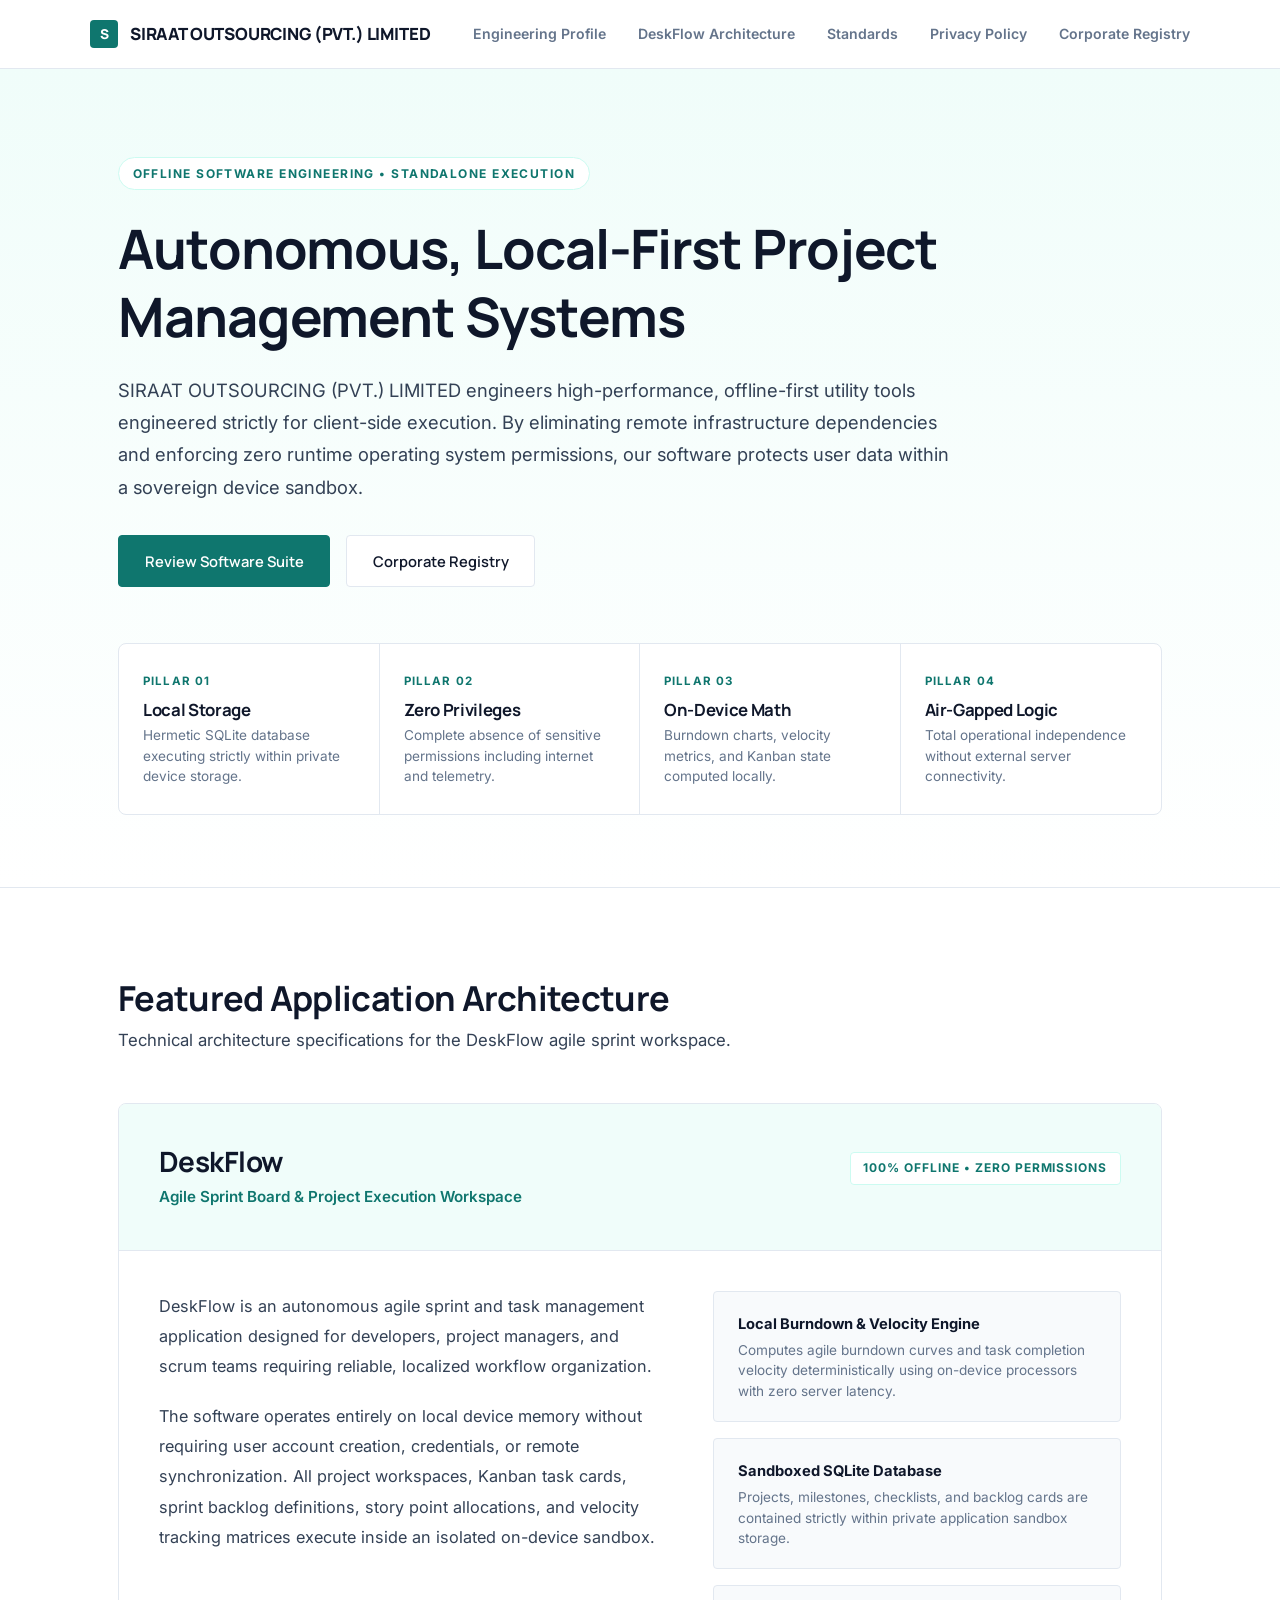
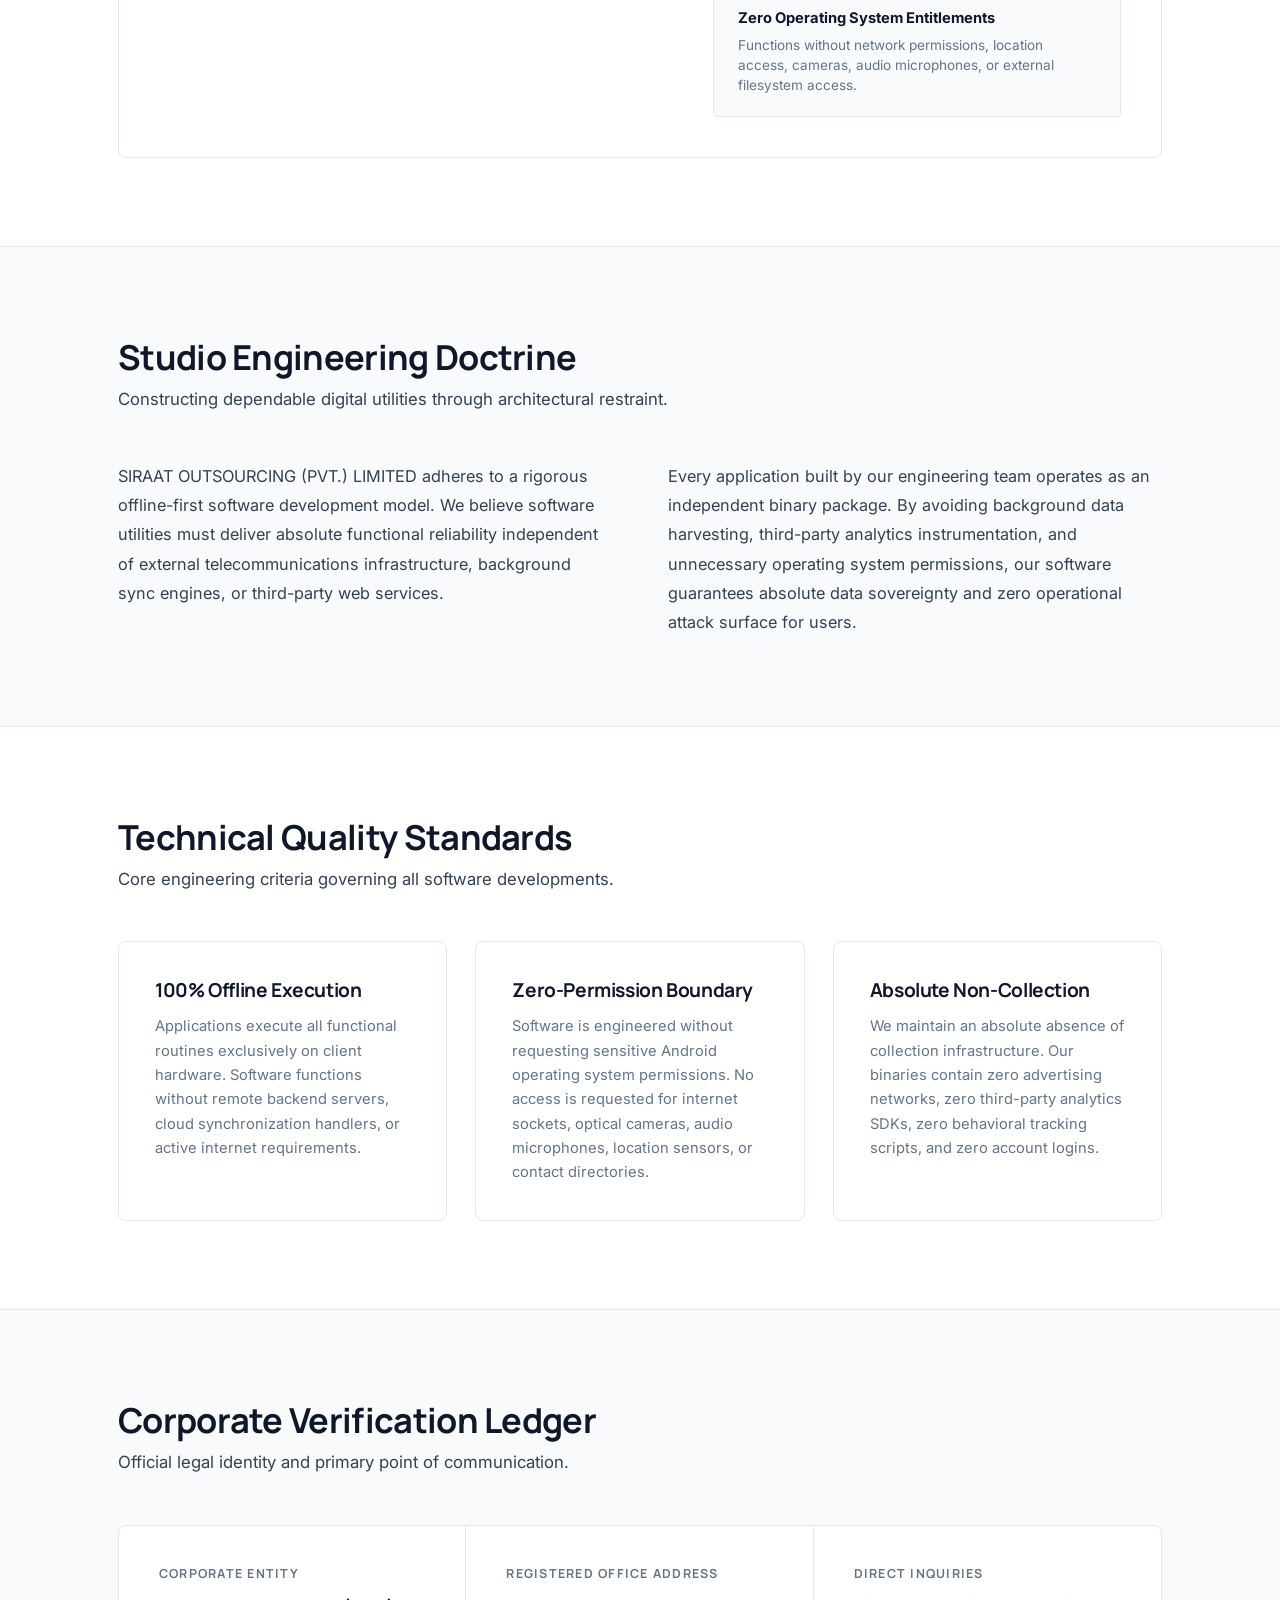
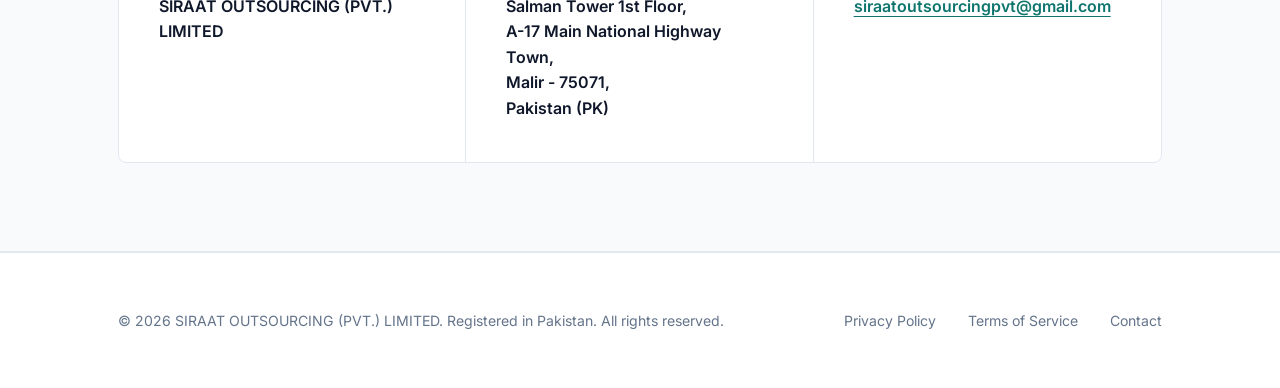
<file: index.html>
<!DOCTYPE html>
<html lang="en">
<head>
    <meta charset="UTF-8">
    <meta name="google-site-verification" content="uYmH3xVwwkRhX7aVqxv00BTGdMQD1u6Wgp6udvo2eKg" />
    <meta name="viewport" content="width=device-width, initial-scale=1.0">
   <meta name="google-site-verification" content="vytzRYVHMrY1XzAKd9yhoc3DiYc6KejZfUXxvN0Hb58" />
    <title>SIRAAT OUTSOURCING (PVT.) LIMITED — Autonomous Utility Software Engineering</title>
    <meta name="description" content="Official website of SIRAAT OUTSOURCING (PVT.) LIMITED. Engineering standalone, offline-first, zero-permission agile utilities including DeskFlow.">
    <link rel="stylesheet" href="styles.css">
    <link rel="preconnect" href="https://fonts.googleapis.com">
    <link rel="preconnect" href="https://fonts.gstatic.com" crossorigin>
    <link href="https://fonts.googleapis.com/css2?family=Inter:wght@400;500;600;700&family=Manrope:wght@500;600;700;800&display=swap" rel="stylesheet">
</head>
<body>

    <!-- Portal Navigation Header -->
    <header class="portal-header">
        <div class="wrapper header-flex">
            <div class="corporate-brand">
                <span class="brand-symbol">S</span>
                <a href="index.html" class="brand-text">SIRAAT OUTSOURCING (PVT.) LIMITED</a>
            </div>
            <nav class="nav-links">
                <a href="#about">Engineering Profile</a>
                <a href="#deskflow">DeskFlow Architecture</a>
                <a href="#standards">Standards</a>
                <a href="privacy.html">Privacy Policy</a>
                <a href="#ledger">Corporate Registry</a>
            </nav>
        </div>
    </header>

    <!-- Hero Section -->
    <section class="hero-dossier">
        <div class="wrapper">
            <div class="hero-main">
                <span class="status-ribbon">Offline Software Engineering &bull; Standalone Execution</span>
                <h1 class="hero-headline">Autonomous, Local-First Project Management Systems</h1>
                <p class="hero-subhead">
                    SIRAAT OUTSOURCING (PVT.) LIMITED engineers high-performance, offline-first utility tools engineered strictly for client-side execution. By eliminating remote infrastructure dependencies and enforcing zero runtime operating system permissions, our software protects user data within a sovereign device sandbox.
                </p>
                <div class="hero-btns">
                    <a href="#deskflow" class="btn-teal">Review Software Suite</a>
                    <a href="#ledger" class="btn-ghost">Corporate Registry</a>
                </div>
            </div>

            <!-- Architecture Spec Ribbon -->
            <div class="spec-ribbon">
                <div class="ribbon-cell">
                    <span class="cell-index">Pillar 01</span>
                    <h4>Local Storage</h4>
                    <p>Hermetic SQLite database executing strictly within private device storage.</p>
                </div>
                <div class="ribbon-cell">
                    <span class="cell-index">Pillar 02</span>
                    <h4>Zero Privileges</h4>
                    <p>Complete absence of sensitive permissions including internet and telemetry.</p>
                </div>
                <div class="ribbon-cell">
                    <span class="cell-index">Pillar 03</span>
                    <h4>On-Device Math</h4>
                    <p>Burndown charts, velocity metrics, and Kanban state computed locally.</p>
                </div>
                <div class="ribbon-cell">
                    <span class="cell-index">Pillar 04</span>
                    <h4>Air-Gapped Logic</h4>
                    <p>Total operational independence without external server connectivity.</p>
                </div>
            </div>
        </div>
    </section>

    <!-- DeskFlow Product Architecture Dossier -->
    <section id="deskflow" class="block-section">
        <div class="wrapper">
            <div class="block-header">
                <h2>Featured Application Architecture</h2>
                <p>Technical architecture specifications for the DeskFlow agile sprint workspace.</p>
            </div>

            <div class="dossier-panel">
                <div class="dossier-top">
                    <div class="dossier-title-area">
                        <h3>DeskFlow</h3>
                        <span class="dossier-tagline">Agile Sprint Board &amp; Project Execution Workspace</span>
                    </div>
                    <span class="dossier-badge">100% Offline &bull; Zero Permissions</span>
                </div>
                <div class="dossier-body">
                    <div class="dossier-narrative">
                        <p>
                            DeskFlow is an autonomous agile sprint and task management application designed for developers, project managers, and scrum teams requiring reliable, localized workflow organization.
                        </p>
                        <p>
                            The software operates entirely on local device memory without requiring user account creation, credentials, or remote synchronization. All project workspaces, Kanban task cards, sprint backlog definitions, story point allocations, and velocity tracking matrices execute inside an isolated on-device sandbox.
                        </p>
                    </div>

                    <div class="specs-stack">
                        <div class="stack-row">
                            <h5>Local Burndown &amp; Velocity Engine</h5>
                            <p>Computes agile burndown curves and task completion velocity deterministically using on-device processors with zero server latency.</p>
                        </div>
                        <div class="stack-row">
                            <h5>Sandboxed SQLite Database</h5>
                            <p>Projects, milestones, checklists, and backlog cards are contained strictly within private application sandbox storage.</p>
                        </div>
                        <div class="stack-row">
                            <h5>Zero Operating System Entitlements</h5>
                            <p>Functions without network permissions, location access, cameras, audio microphones, or external filesystem access.</p>
                        </div>
                    </div>
                </div>
            </div>
        </div>
    </section>

    <!-- Engineering Profile / About -->
    <section id="about" class="block-section block-section-alt">
        <div class="wrapper">
            <div class="block-header">
                <h2>Studio Engineering Doctrine</h2>
                <p>Constructing dependable digital utilities through architectural restraint.</p>
            </div>
            <div class="philosophy-grid">
                <div>
                    <p>
                        SIRAAT OUTSOURCING (PVT.) LIMITED adheres to a rigorous offline-first software development model. We believe software utilities must deliver absolute functional reliability independent of external telecommunications infrastructure, background sync engines, or third-party web services.
                    </p>
                </div>
                <div>
                    <p>
                        Every application built by our engineering team operates as an independent binary package. By avoiding background data harvesting, third-party analytics instrumentation, and unnecessary operating system permissions, our software guarantees absolute data sovereignty and zero operational attack surface for users.
                    </p>
                </div>
            </div>
        </div>
    </section>

    <!-- Standards Tri-Grid -->
    <section id="standards" class="block-section">
        <div class="wrapper">
            <div class="block-header">
                <h2>Technical Quality Standards</h2>
                <p>Core engineering criteria governing all software developments.</p>
            </div>
            <div class="standards-grid">
                <div class="standard-card">
                    <h3>100% Offline Execution</h3>
                    <p>Applications execute all functional routines exclusively on client hardware. Software functions without remote backend servers, cloud synchronization handlers, or active internet requirements.</p>
                </div>
                <div class="standard-card">
                    <h3>Zero-Permission Boundary</h3>
                    <p>Software is engineered without requesting sensitive Android operating system permissions. No access is requested for internet sockets, optical cameras, audio microphones, location sensors, or contact directories.</p>
                </div>
                <div class="standard-card">
                    <h3>Absolute Non-Collection</h3>
                    <p>We maintain an absolute absence of collection infrastructure. Our binaries contain zero advertising networks, zero third-party analytics SDKs, zero behavioral tracking scripts, and zero account logins.</p>
                </div>
            </div>
        </div>
    </section>

    <!-- Institutional Ledger (Registry / Contact) -->
    <section id="ledger" class="block-section block-section-alt">
        <div class="wrapper">
            <div class="block-header">
                <h2>Corporate Verification Ledger</h2>
                <p>Official legal identity and primary point of communication.</p>
            </div>
            <div class="ledger-container">
                <div class="ledger-row">
                    <div class="ledger-item">
                        <h4>Corporate Entity</h4>
                        <p>SIRAAT OUTSOURCING (PVT.) LIMITED</p>
                    </div>
                    <div class="ledger-item">
                        <h4>Registered Office Address</h4>
                        <address>
                            Salman Tower 1st Floor,<br>
                            A-17 Main National Highway Town,<br>
                            Malir - 75071,<br>
                            Pakistan (PK)
                        </address>
                    </div>
                    <div class="ledger-item">
                        <h4>Direct Inquiries</h4>
                        <p><a href="mailto:siraatoutsourcingpvt@gmail.com">siraatoutsourcingpvt@gmail.com</a></p>
                    </div>
                </div>
            </div>
        </div>
    </section>

    <!-- Terminal Footer -->
    <footer class="terminal-footer">
        <div class="wrapper footer-content">
            <div class="footer-copy">
                <p>&copy; 2026 SIRAAT OUTSOURCING (PVT.) LIMITED. Registered in Pakistan. All rights reserved.</p>
            </div>
            <nav class="footer-nav">
                <a href="privacy.html">Privacy Policy</a>
                <a href="terms.html">Terms of Service</a>
                <a href="#ledger">Contact</a>
            </nav>
        </div>
    </footer>

</body>
</html>
</file>
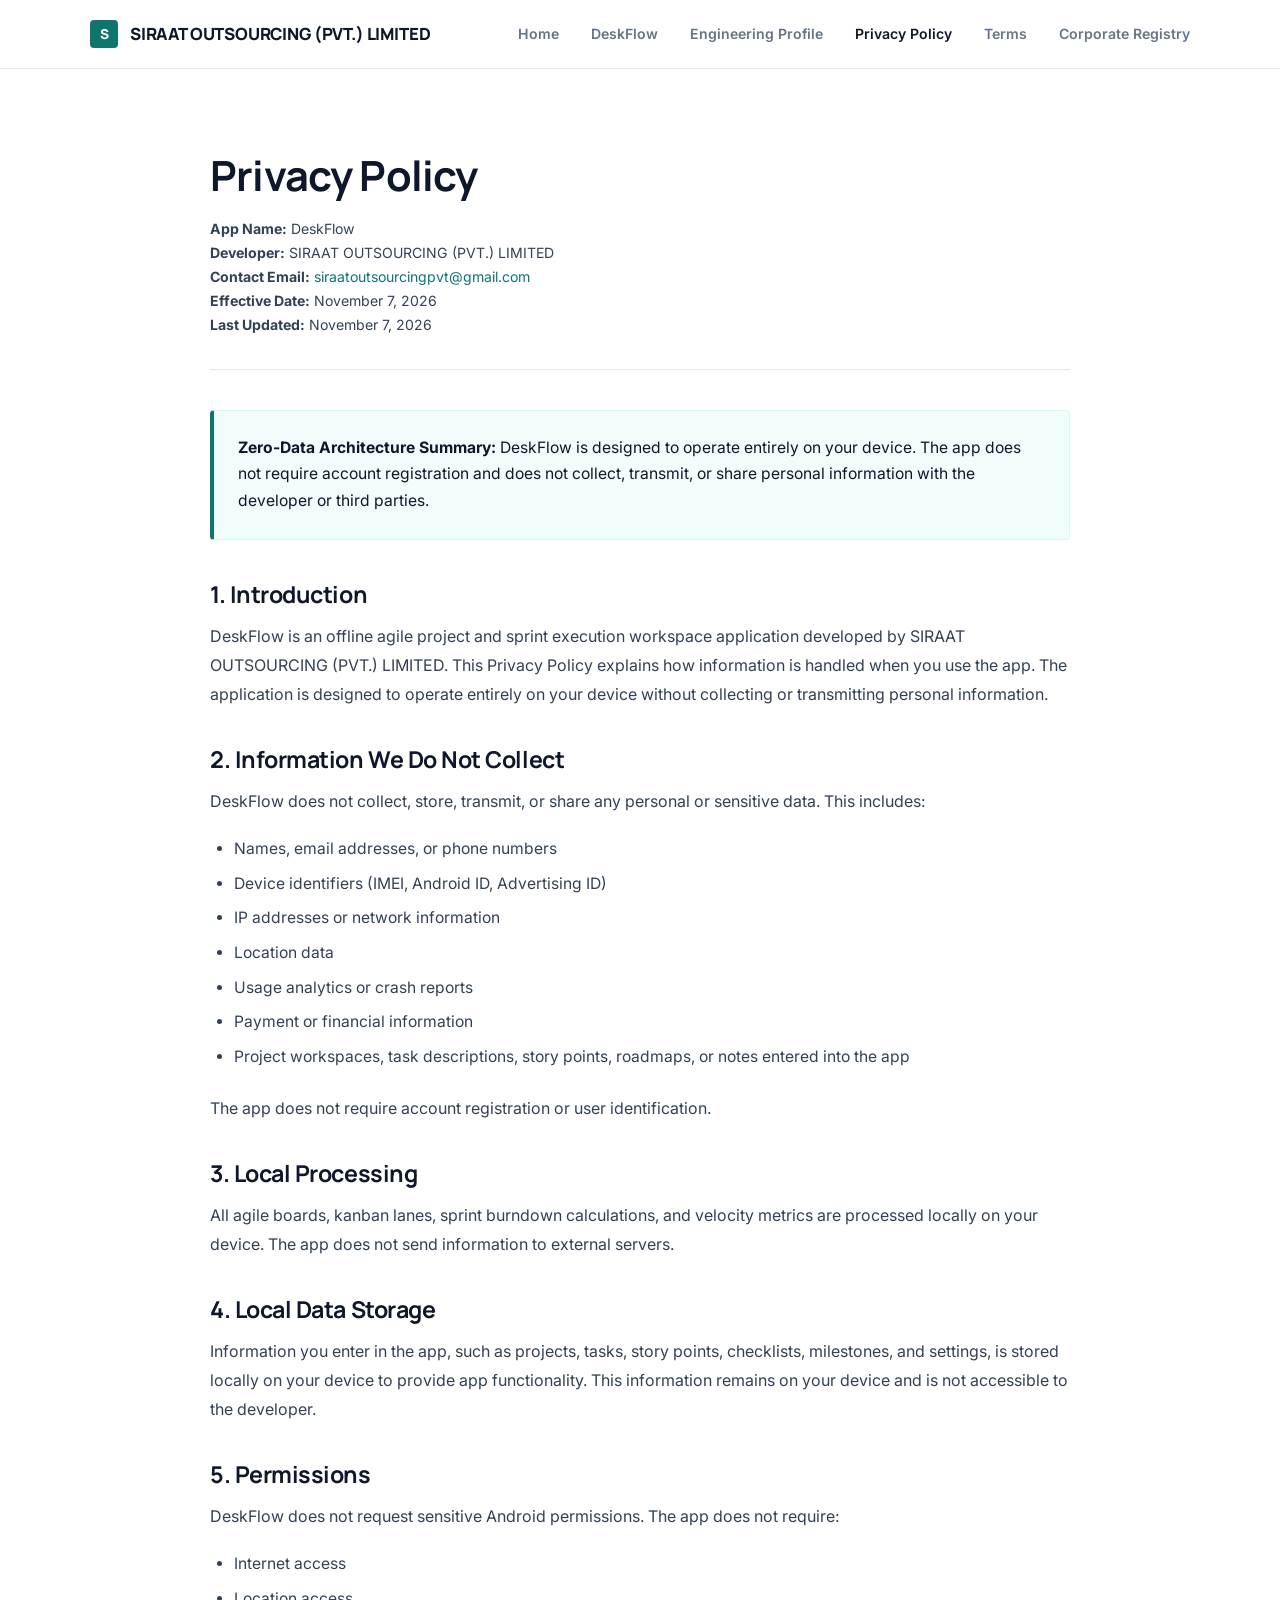
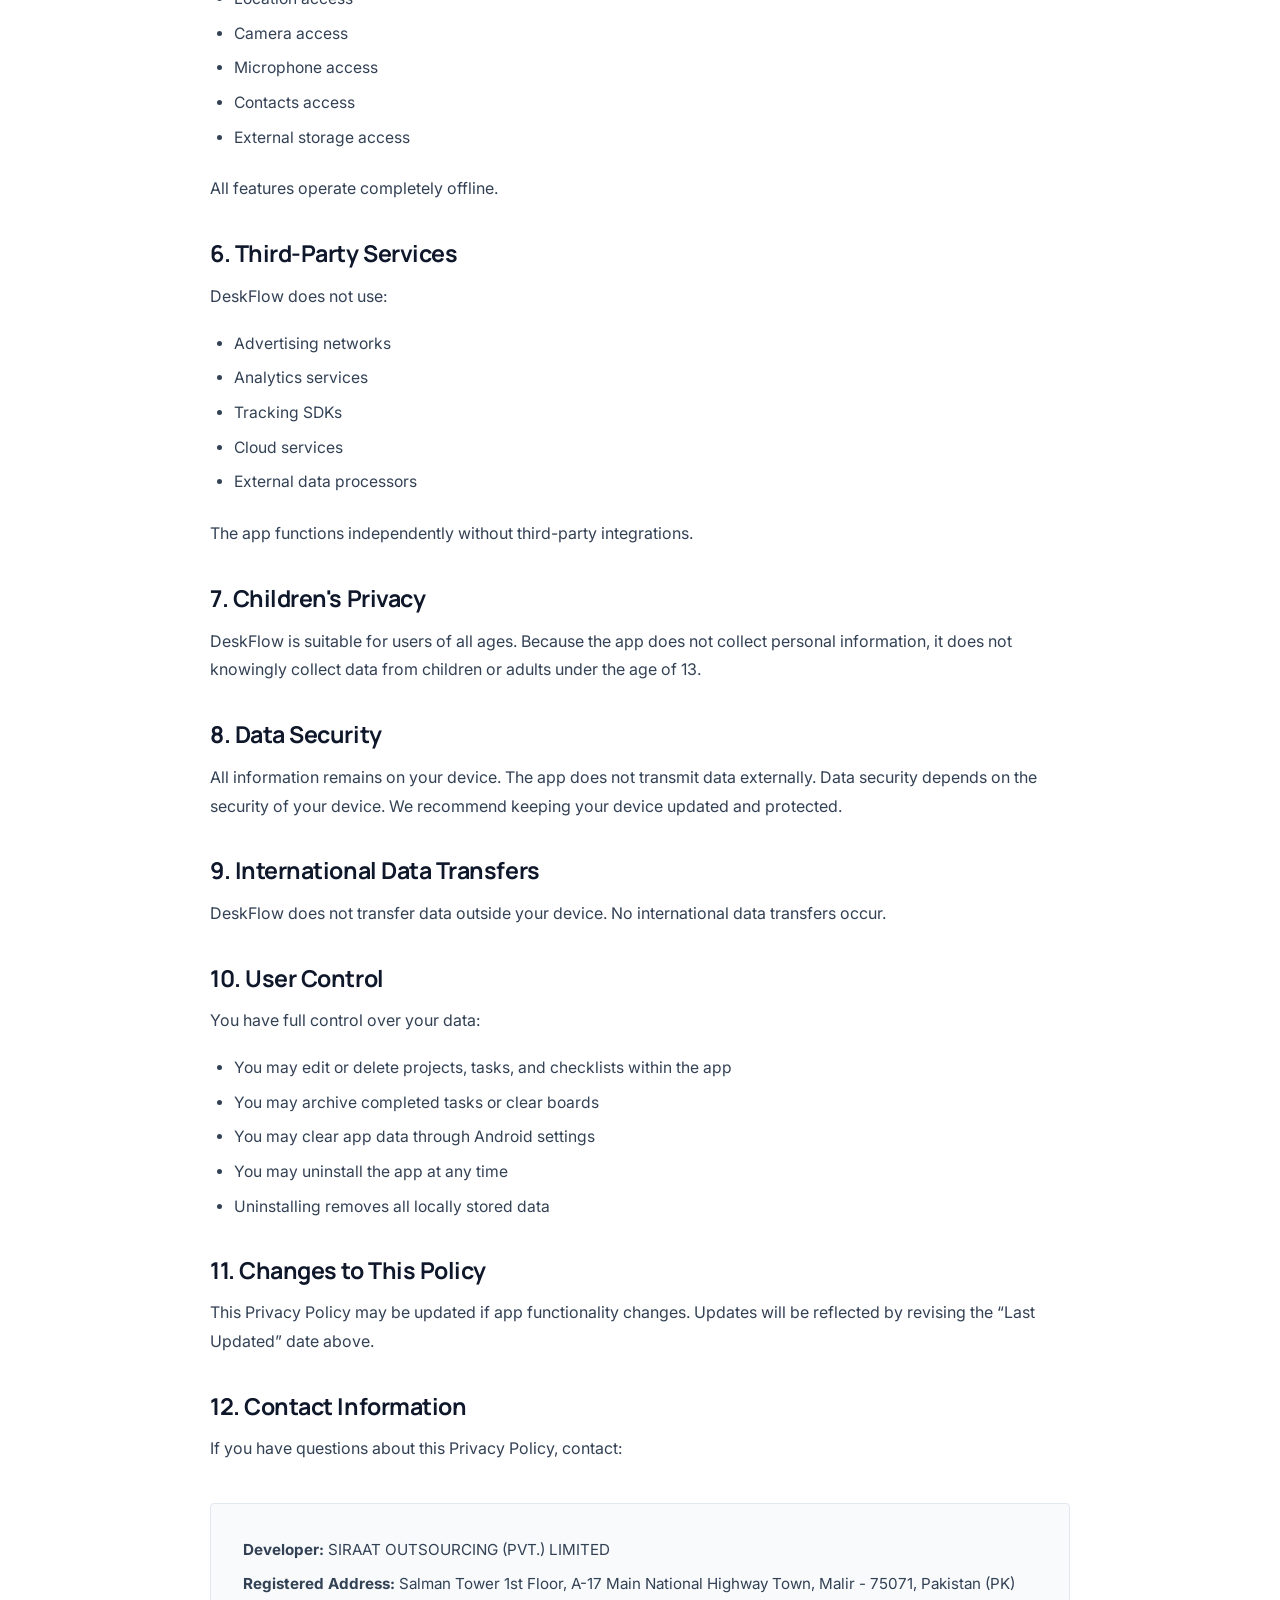
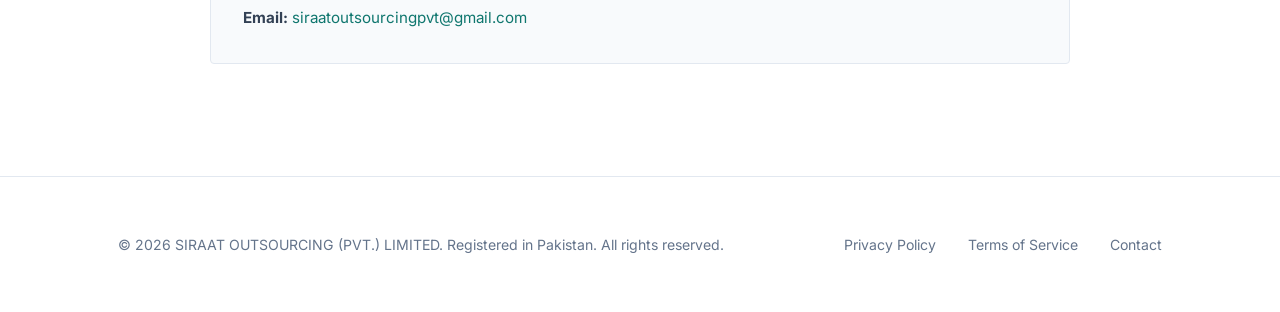
<file: privacy.html>
<!DOCTYPE html>
<html lang="en">
<head>
    <meta charset="UTF-8">
    <meta name="viewport" content="width=device-width, initial-scale=1.0">
    <title>Privacy Policy – DeskFlow</title>
    <link rel="stylesheet" href="styles.css">
    <link rel="preconnect" href="https://fonts.googleapis.com">
    <link rel="preconnect" href="https://fonts.gstatic.com" crossorigin>
    <link href="https://fonts.googleapis.com/css2?family=Inter:wght@400;500;600;700&family=Manrope:wght@500;600;700;800&display=swap" rel="stylesheet">
</head>
<body>

    <!-- Portal Navigation Header -->
    <header class="portal-header">
        <div class="wrapper header-flex">
            <div class="corporate-brand">
                <span class="brand-symbol">S</span>
                <a href="index.html" class="brand-text">SIRAAT OUTSOURCING (PVT.) LIMITED</a>
            </div>
            <nav class="nav-links">
                <a href="index.html">Home</a>
                <a href="index.html#deskflow">DeskFlow</a>
                <a href="index.html#about">Engineering Profile</a>
                <a href="privacy.html" class="active">Privacy Policy</a>
                <a href="terms.html">Terms</a>
                <a href="index.html#ledger">Corporate Registry</a>
            </nav>
        </div>
    </header>

    <!-- Main Content Area -->
    <main class="policy-page-wrap">
        <div class="wrapper">
            <article class="policy-dossier">
                <div class="policy-title-strip">
                    <h1>Privacy Policy</h1>
                    <div class="policy-meta-strip" style="margin-top: 1rem;">
                        <p><strong>App Name:</strong> DeskFlow</p>
                        <p><strong>Developer:</strong> SIRAAT OUTSOURCING (PVT.) LIMITED</p>
                        <p><strong>Contact Email:</strong> <a href="mailto:siraatoutsourcingpvt@gmail.com">siraatoutsourcingpvt@gmail.com</a></p>
                        <p><strong>Effective Date:</strong> November 7, 2026</p>
                        <p><strong>Last Updated:</strong> November 7, 2026</p>
                    </div>
                </div>

                <div class="policy-callout">
                    <p>
                        <strong>Zero-Data Architecture Summary:</strong> DeskFlow is designed to operate entirely on your device. The app does not require account registration and does not collect, transmit, or share personal information with the developer or third parties.
                    </p>
                </div>

                <div class="policy-sections">
                    <h2>1. Introduction</h2>
                    <p>
                        DeskFlow is an offline agile project and sprint execution workspace application developed by SIRAAT OUTSOURCING (PVT.) LIMITED. This Privacy Policy explains how information is handled when you use the app. The application is designed to operate entirely on your device without collecting or transmitting personal information.
                    </p>

                    <h2>2. Information We Do Not Collect</h2>
                    <p>
                        DeskFlow does not collect, store, transmit, or share any personal or sensitive data. This includes:
                    </p>
                    <ul>
                        <li>Names, email addresses, or phone numbers</li>
                        <li>Device identifiers (IMEI, Android ID, Advertising ID)</li>
                        <li>IP addresses or network information</li>
                        <li>Location data</li>
                        <li>Usage analytics or crash reports</li>
                        <li>Payment or financial information</li>
                        <li>Project workspaces, task descriptions, story points, roadmaps, or notes entered into the app</li>
                    </ul>
                    <p>
                        The app does not require account registration or user identification.
                    </p>

                    <h2>3. Local Processing</h2>
                    <p>
                        All agile boards, kanban lanes, sprint burndown calculations, and velocity metrics are processed locally on your device. The app does not send information to external servers.
                    </p>

                    <h2>4. Local Data Storage</h2>
                    <p>
                        Information you enter in the app, such as projects, tasks, story points, checklists, milestones, and settings, is stored locally on your device to provide app functionality. This information remains on your device and is not accessible to the developer.
                    </p>

                    <h2>5. Permissions</h2>
                    <p>
                        DeskFlow does not request sensitive Android permissions. The app does not require:
                    </p>
                    <ul>
                        <li>Internet access</li>
                        <li>Location access</li>
                        <li>Camera access</li>
                        <li>Microphone access</li>
                        <li>Contacts access</li>
                        <li>External storage access</li>
                    </ul>
                    <p>
                        All features operate completely offline.
                    </p>

                    <h2>6. Third-Party Services</h2>
                    <p>
                        DeskFlow does not use:
                    </p>
                    <ul>
                        <li>Advertising networks</li>
                        <li>Analytics services</li>
                        <li>Tracking SDKs</li>
                        <li>Cloud services</li>
                        <li>External data processors</li>
                    </ul>
                    <p>
                        The app functions independently without third-party integrations.
                    </p>

                    <h2>7. Children's Privacy</h2>
                    <p>
                        DeskFlow is suitable for users of all ages. Because the app does not collect personal information, it does not knowingly collect data from children or adults under the age of 13.
                    </p>

                    <h2>8. Data Security</h2>
                    <p>
                        All information remains on your device. The app does not transmit data externally. Data security depends on the security of your device. We recommend keeping your device updated and protected.
                    </p>

                    <h2>9. International Data Transfers</h2>
                    <p>
                        DeskFlow does not transfer data outside your device. No international data transfers occur.
                    </p>

                    <h2>10. User Control</h2>
                    <p>
                        You have full control over your data:
                    </p>
                    <ul>
                        <li>You may edit or delete projects, tasks, and checklists within the app</li>
                        <li>You may archive completed tasks or clear boards</li>
                        <li>You may clear app data through Android settings</li>
                        <li>You may uninstall the app at any time</li>
                        <li>Uninstalling removes all locally stored data</li>
                    </ul>

                    <h2>11. Changes to This Policy</h2>
                    <p>
                        This Privacy Policy may be updated if app functionality changes. Updates will be reflected by revising the “Last Updated” date above.
                    </p>

                    <h2>12. Contact Information</h2>
                    <p>
                        If you have questions about this Privacy Policy, contact:
                    </p>
                    <div class="entity-contact-card">
                        <p><strong>Developer:</strong> SIRAAT OUTSOURCING (PVT.) LIMITED</p>
                        <p><strong>Registered Address:</strong> Salman Tower 1st Floor, A-17 Main National Highway Town, Malir - 75071, Pakistan (PK)</p>
                        <p><strong>Email:</strong> <a href="mailto:siraatoutsourcingpvt@gmail.com">siraatoutsourcingpvt@gmail.com</a></p>
                    </div>
                </div>
            </article>
        </div>
    </main>

    <!-- Terminal Footer -->
    <footer class="terminal-footer">
        <div class="wrapper footer-content">
            <div class="footer-copy">
                <p>&copy; 2026 SIRAAT OUTSOURCING (PVT.) LIMITED. Registered in Pakistan. All rights reserved.</p>
            </div>
            <nav class="footer-nav">
                <a href="privacy.html">Privacy Policy</a>
                <a href="terms.html">Terms of Service</a>
                <a href="index.html#ledger">Contact</a>
            </nav>
        </div>
    </footer>

</body>
</html>
</file>
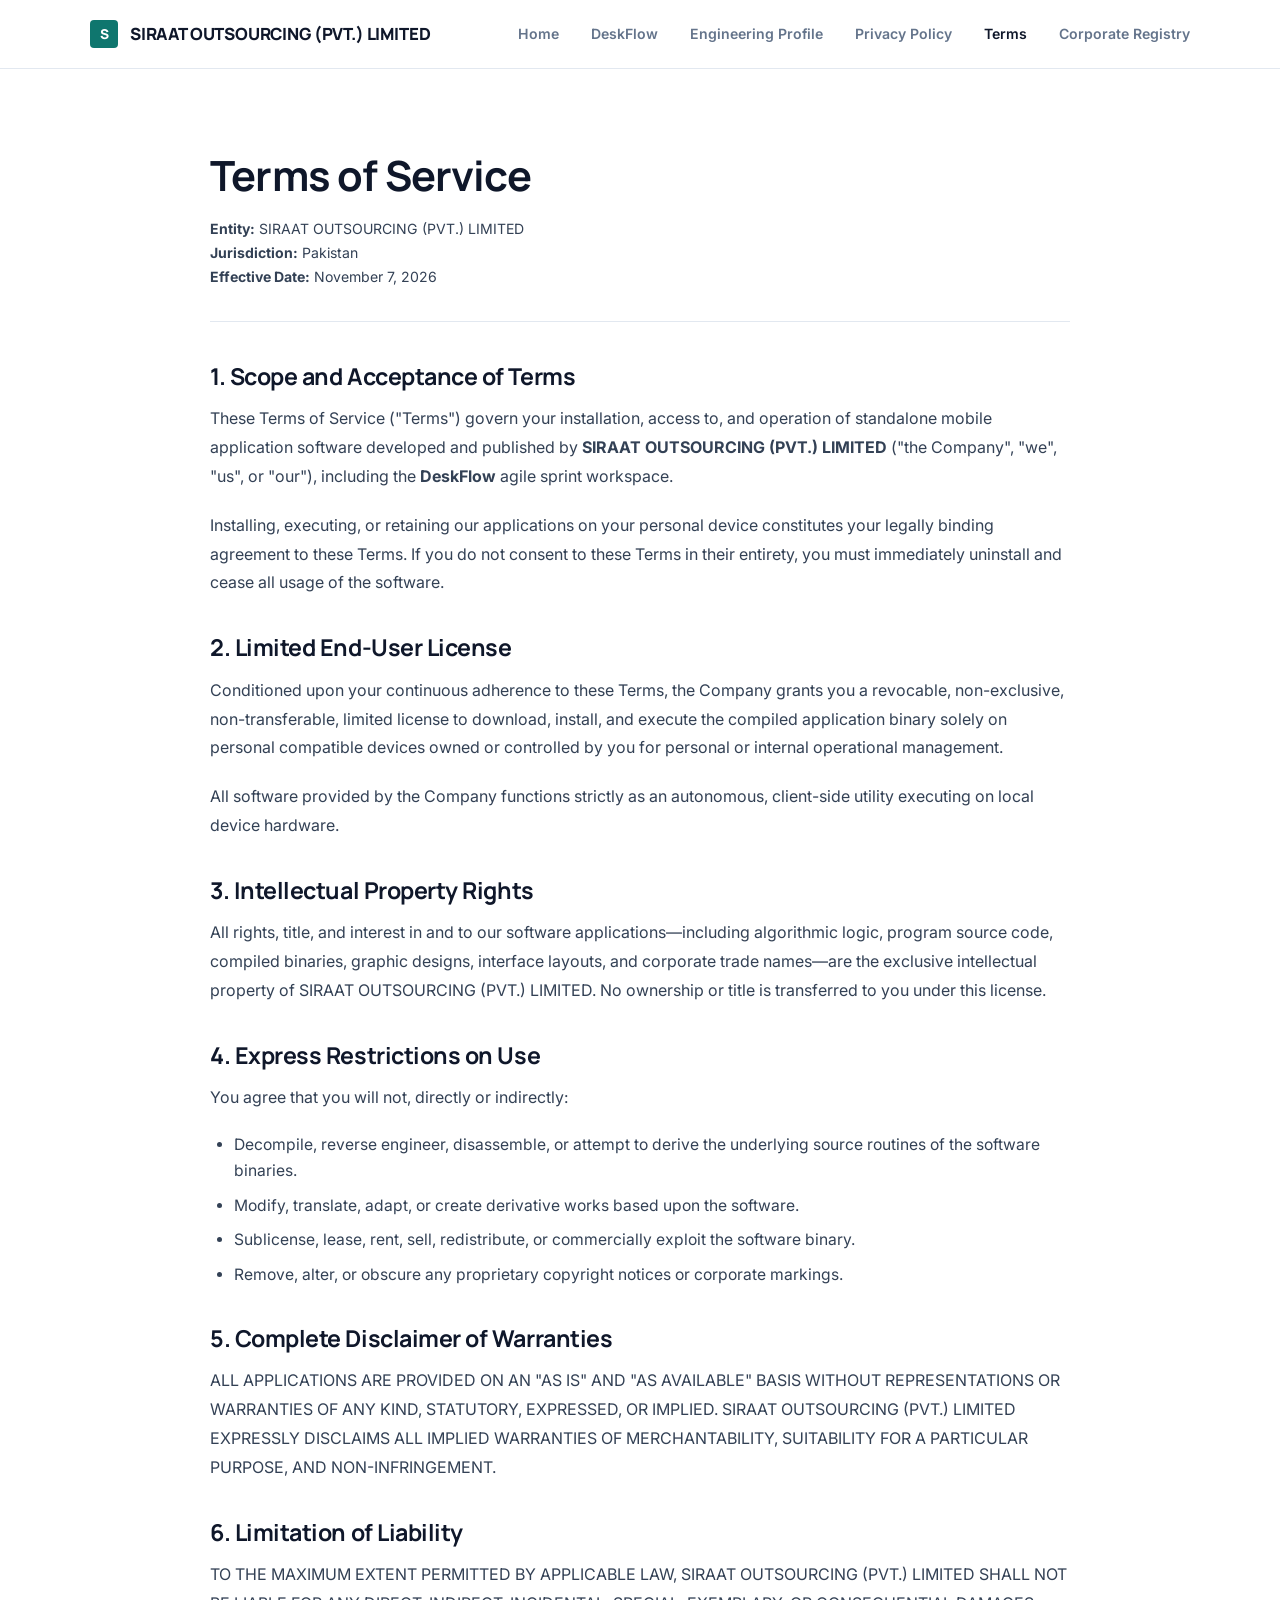
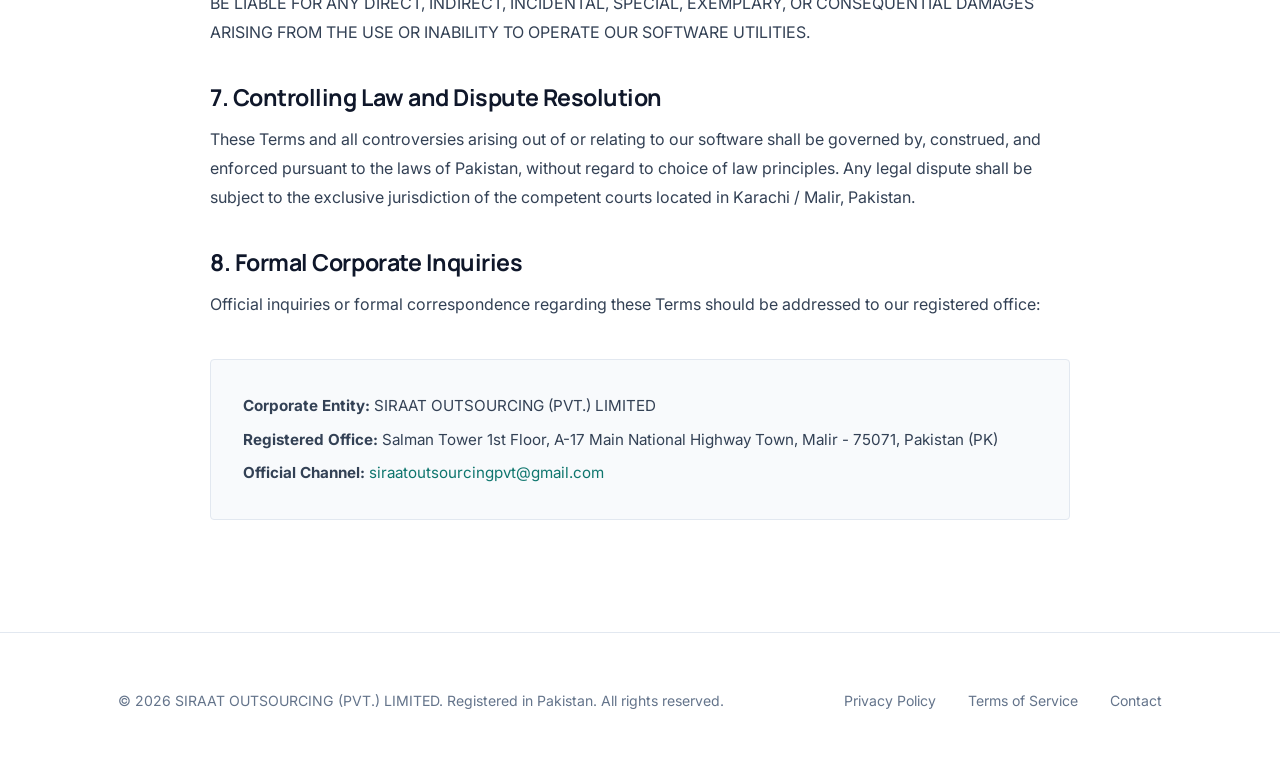
<file: terms.html>
<!DOCTYPE html>
<html lang="en">
<head>
    <meta charset="UTF-8">
    <meta name="viewport" content="width=device-width, initial-scale=1.0">
    <title>Terms of Service — SIRAAT OUTSOURCING (PVT.) LIMITED</title>
    <meta name="description" content="Formal Terms of Service for standalone utility software distributed by SIRAAT OUTSOURCING (PVT.) LIMITED.">
    <link rel="stylesheet" href="styles.css">
    <link rel="preconnect" href="https://fonts.googleapis.com">
    <link rel="preconnect" href="https://fonts.gstatic.com" crossorigin>
    <link href="https://fonts.googleapis.com/css2?family=Inter:wght@400;500;600;700&family=Manrope:wght@500;600;700;800&display=swap" rel="stylesheet">
</head>
<body>

    <!-- Portal Navigation Header -->
    <header class="portal-header">
        <div class="wrapper header-flex">
            <div class="corporate-brand">
                <span class="brand-symbol">S</span>
                <a href="index.html" class="brand-text">SIRAAT OUTSOURCING (PVT.) LIMITED</a>
            </div>
            <nav class="nav-links">
                <a href="index.html">Home</a>
                <a href="index.html#deskflow">DeskFlow</a>
                <a href="index.html#about">Engineering Profile</a>
                <a href="privacy.html">Privacy Policy</a>
                <a href="terms.html" class="active">Terms</a>
                <a href="index.html#ledger">Corporate Registry</a>
            </nav>
        </div>
    </header>

    <!-- Terms Document -->
    <main class="policy-page-wrap">
        <div class="wrapper">
            <article class="policy-dossier">
                <div class="policy-title-strip">
                    <h1>Terms of Service</h1>
                    <div class="policy-meta-strip" style="margin-top: 1rem;">
                        <p><strong>Entity:</strong> SIRAAT OUTSOURCING (PVT.) LIMITED</p>
                        <p><strong>Jurisdiction:</strong> Pakistan</p>
                        <p><strong>Effective Date:</strong> November 7, 2026</p>
                    </div>
                </div>

                <div class="policy-sections">
                    <h2>1. Scope and Acceptance of Terms</h2>
                    <p>
                        These Terms of Service ("Terms") govern your installation, access to, and operation of standalone mobile application software developed and published by <strong>SIRAAT OUTSOURCING (PVT.) LIMITED</strong> ("the Company", "we", "us", or "our"), including the <strong>DeskFlow</strong> agile sprint workspace.
                    </p>
                    <p>
                        Installing, executing, or retaining our applications on your personal device constitutes your legally binding agreement to these Terms. If you do not consent to these Terms in their entirety, you must immediately uninstall and cease all usage of the software.
                    </p>

                    <h2>2. Limited End-User License</h2>
                    <p>
                        Conditioned upon your continuous adherence to these Terms, the Company grants you a revocable, non-exclusive, non-transferable, limited license to download, install, and execute the compiled application binary solely on personal compatible devices owned or controlled by you for personal or internal operational management.
                    </p>
                    <p>
                        All software provided by the Company functions strictly as an autonomous, client-side utility executing on local device hardware.
                    </p>

                    <h2>3. Intellectual Property Rights</h2>
                    <p>
                        All rights, title, and interest in and to our software applications—including algorithmic logic, program source code, compiled binaries, graphic designs, interface layouts, and corporate trade names—are the exclusive intellectual property of SIRAAT OUTSOURCING (PVT.) LIMITED. No ownership or title is transferred to you under this license.
                    </p>

                    <h2>4. Express Restrictions on Use</h2>
                    <p>You agree that you will not, directly or indirectly:</p>
                    <ul>
                        <li>Decompile, reverse engineer, disassemble, or attempt to derive the underlying source routines of the software binaries.</li>
                        <li>Modify, translate, adapt, or create derivative works based upon the software.</li>
                        <li>Sublicense, lease, rent, sell, redistribute, or commercially exploit the software binary.</li>
                        <li>Remove, alter, or obscure any proprietary copyright notices or corporate markings.</li>
                    </ul>

                    <h2>5. Complete Disclaimer of Warranties</h2>
                    <p>
                        ALL APPLICATIONS ARE PROVIDED ON AN "AS IS" AND "AS AVAILABLE" BASIS WITHOUT REPRESENTATIONS OR WARRANTIES OF ANY KIND, STATUTORY, EXPRESSED, OR IMPLIED. SIRAAT OUTSOURCING (PVT.) LIMITED EXPRESSLY DISCLAIMS ALL IMPLIED WARRANTIES OF MERCHANTABILITY, SUITABILITY FOR A PARTICULAR PURPOSE, AND NON-INFRINGEMENT.
                    </p>

                    <h2>6. Limitation of Liability</h2>
                    <p>
                        TO THE MAXIMUM EXTENT PERMITTED BY APPLICABLE LAW, SIRAAT OUTSOURCING (PVT.) LIMITED SHALL NOT BE LIABLE FOR ANY DIRECT, INDIRECT, INCIDENTAL, SPECIAL, EXEMPLARY, OR CONSEQUENTIAL DAMAGES ARISING FROM THE USE OR INABILITY TO OPERATE OUR SOFTWARE UTILITIES.
                    </p>

                    <h2>7. Controlling Law and Dispute Resolution</h2>
                    <p>
                        These Terms and all controversies arising out of or relating to our software shall be governed by, construed, and enforced pursuant to the laws of Pakistan, without regard to choice of law principles. Any legal dispute shall be subject to the exclusive jurisdiction of the competent courts located in Karachi / Malir, Pakistan.
                    </p>

                    <h2>8. Formal Corporate Inquiries</h2>
                    <p>
                        Official inquiries or formal correspondence regarding these Terms should be addressed to our registered office:
                    </p>
                    <div class="entity-contact-card">
                        <p><strong>Corporate Entity:</strong> SIRAAT OUTSOURCING (PVT.) LIMITED</p>
                        <p><strong>Registered Office:</strong> Salman Tower 1st Floor, A-17 Main National Highway Town, Malir - 75071, Pakistan (PK)</p>
                        <p><strong>Official Channel:</strong> <a href="mailto:siraatoutsourcingpvt@gmail.com">siraatoutsourcingpvt@gmail.com</a></p>
                    </div>
                </div>
            </article>
        </div>
    </main>

    <!-- Terminal Footer -->
    <footer class="terminal-footer">
        <div class="wrapper footer-content">
            <div class="footer-copy">
                <p>&copy; 2026 SIRAAT OUTSOURCING (PVT.) LIMITED. Registered in Pakistan. All rights reserved.</p>
            </div>
            <nav class="footer-nav">
                <a href="privacy.html">Privacy Policy</a>
                <a href="terms.html">Terms of Service</a>
                <a href="index.html#ledger">Contact</a>
            </nav>
        </div>
    </footer>

</body>
</html>
</file>
<file: styles.css>
/* ==========================================================================
   SIRAAT OUTSOURCING (PVT.) LIMITED — Architectural Design System
   Aesthetic: Alpine Precision / Engineering Dossier
   Primary Accent: Deep Alpine Pine & Forest Teal (#0F766E / #115E59)
   Backgrounds: Pure White (#FFFFFF) & Pale Mint Frost (#F0FDFA / #F8FAFC)
   Typography: Manrope (Neo-Grotesque Geometric) + Inter (Legibility)
   Borders: Subtle Slate-Teal (#E2E8F0 / #CCFBF1)
   ========================================================================== */

:root {
    --canvas: #FFFFFF;
    --canvas-tint: #F0FDFA;
    --canvas-subtle: #F8FAFC;
    --border-soft: #E2E8F0;
    --border-accent: #CCFBF1;
    --border-focus: #0F766E;
    
    --text-lead: #0F172A;
    --text-body: #334155;
    --text-muted: #64748B;
    
    --pine-primary: #0F766E;
    --pine-hover: #115E59;
    --pine-light: #CCFBF1;
    --pine-tint: #F0FDFA;
    
    --font-head: 'Manrope', -apple-system, BlinkMacSystemFont, 'Segoe UI', Roboto, sans-serif;
    --font-copy: 'Inter', -apple-system, BlinkMacSystemFont, 'Segoe UI', Roboto, sans-serif;
    --site-max: 1100px;
    --radius-sm: 4px;
    --radius-md: 8px;
}

*, *::before, *::after {
    box-sizing: border-box;
    margin: 0;
    padding: 0;
}

html {
    scroll-behavior: smooth;
    font-size: 16px;
}

body {
    background-color: var(--canvas);
    color: var(--text-lead);
    font-family: var(--font-copy);
    line-height: 1.65;
    -webkit-font-smoothing: antialiased;
}

.wrapper {
    width: 100%;
    max-width: var(--site-max);
    margin: 0 auto;
    padding: 0 1.75rem;
}

/* Typography */
h1, h2, h3, h4 {
    font-family: var(--font-head);
    color: var(--text-lead);
    font-weight: 700;
    line-height: 1.25;
    letter-spacing: -0.02em;
}

p {
    color: var(--text-body);
}

a {
    color: var(--pine-primary);
    text-decoration: none;
    transition: color 0.15s ease;
}

a:hover {
    color: var(--pine-hover);
}

/* Navigation Header */
.portal-header {
    background-color: var(--canvas);
    border-bottom: 1px solid var(--border-soft);
    position: sticky;
    top: 0;
    z-index: 50;
}

.header-flex {
    display: flex;
    justify-content: space-between;
    align-items: center;
    padding: 1.25rem 0;
}

.corporate-brand {
    display: flex;
    align-items: center;
    gap: 0.75rem;
}

.brand-symbol {
    width: 28px;
    height: 28px;
    background-color: var(--pine-primary);
    border-radius: var(--radius-sm);
    display: flex;
    align-items: center;
    justify-content: center;
    color: #FFFFFF;
    font-family: var(--font-head);
    font-weight: 800;
    font-size: 0.85rem;
}

.brand-text {
    font-family: var(--font-head);
    font-size: 1.05rem;
    font-weight: 800;
    letter-spacing: -0.01em;
    color: var(--text-lead);
}

.nav-links {
    display: flex;
    gap: 2rem;
    align-items: center;
}

.nav-links a {
    font-size: 0.88rem;
    font-weight: 600;
    color: var(--text-muted);
}

.nav-links a:hover,
.nav-links a.active {
    color: var(--text-lead);
}

/* Hero Section */
.hero-dossier {
    padding: 5.5rem 0 4.5rem;
    border-bottom: 1px solid var(--border-soft);
    background: linear-gradient(180deg, var(--canvas-tint) 0%, var(--canvas) 100%);
}

.hero-main {
    max-width: 840px;
    margin-bottom: 3.5rem;
}

.status-ribbon {
    display: inline-flex;
    align-items: center;
    gap: 0.5rem;
    font-size: 0.75rem;
    font-weight: 700;
    text-transform: uppercase;
    letter-spacing: 0.12em;
    color: var(--pine-primary);
    background-color: #FFFFFF;
    padding: 0.35rem 0.85rem;
    border: 1px solid var(--border-accent);
    border-radius: 999px;
    margin-bottom: 1.5rem;
}

.hero-headline {
    font-size: clamp(2.3rem, 4.5vw, 3.4rem);
    margin-bottom: 1.5rem;
}

.hero-subhead {
    font-size: 1.15rem;
    line-height: 1.75;
    color: var(--text-body);
    margin-bottom: 2rem;
}

.hero-btns {
    display: flex;
    gap: 1rem;
    flex-wrap: wrap;
}

.btn-teal {
    display: inline-flex;
    align-items: center;
    justify-content: center;
    background-color: var(--pine-primary);
    color: #FFFFFF;
    font-family: var(--font-head);
    font-size: 0.92rem;
    font-weight: 600;
    padding: 0.8rem 1.6rem;
    border-radius: var(--radius-sm);
    border: 1px solid var(--pine-primary);
    transition: background-color 0.15s ease;
}

.btn-teal:hover {
    background-color: var(--pine-hover);
    color: #FFFFFF;
}

.btn-ghost {
    display: inline-flex;
    align-items: center;
    justify-content: center;
    background-color: #FFFFFF;
    color: var(--text-lead);
    font-family: var(--font-head);
    font-size: 0.92rem;
    font-weight: 600;
    padding: 0.8rem 1.6rem;
    border-radius: var(--radius-sm);
    border: 1px solid var(--border-soft);
}

.btn-ghost:hover {
    border-color: var(--text-lead);
}

/* Architecture Spec Ribbon */
.spec-ribbon {
    display: grid;
    grid-template-columns: repeat(4, 1fr);
    border: 1px solid var(--border-soft);
    background-color: #FFFFFF;
    border-radius: var(--radius-md);
    overflow: hidden;
}

.ribbon-cell {
    padding: 1.75rem 1.5rem;
    border-right: 1px solid var(--border-soft);
}

.ribbon-cell:last-child {
    border-right: none;
}

.cell-index {
    font-size: 0.72rem;
    font-weight: 700;
    text-transform: uppercase;
    letter-spacing: 0.1em;
    color: var(--pine-primary);
    margin-bottom: 0.5rem;
    display: block;
}

.ribbon-cell h4 {
    font-size: 1.05rem;
    margin-bottom: 0.35rem;
}

.ribbon-cell p {
    font-size: 0.85rem;
    line-height: 1.5;
    color: var(--text-muted);
}

/* Common Section */
.block-section {
    padding: 5.5rem 0;
    border-bottom: 1px solid var(--border-soft);
}

.block-section-alt {
    background-color: var(--canvas-subtle);
}

.block-header {
    margin-bottom: 3rem;
    max-width: 720px;
}

.block-header h2 {
    font-size: 2.15rem;
    margin-bottom: 0.5rem;
}

.block-header p {
    font-size: 1.05rem;
}

/* DeskFlow Product Architecture Dossier */
.dossier-panel {
    background-color: #FFFFFF;
    border: 1px solid var(--border-soft);
    border-radius: var(--radius-md);
    overflow: hidden;
}

.dossier-top {
    padding: 2.5rem;
    border-bottom: 1px solid var(--border-soft);
    display: flex;
    justify-content: space-between;
    align-items: baseline;
    flex-wrap: wrap;
    gap: 1rem;
    background-color: var(--canvas-tint);
}

.dossier-title-area h3 {
    font-size: 1.75rem;
    margin-bottom: 0.25rem;
}

.dossier-tagline {
    font-size: 0.95rem;
    color: var(--pine-primary);
    font-weight: 600;
}

.dossier-badge {
    font-size: 0.75rem;
    font-weight: 700;
    text-transform: uppercase;
    letter-spacing: 0.08em;
    padding: 0.35rem 0.8rem;
    background-color: #FFFFFF;
    color: var(--pine-primary);
    border: 1px solid var(--border-accent);
    border-radius: var(--radius-sm);
}

.dossier-body {
    padding: 2.5rem;
    display: grid;
    grid-template-columns: 1.1fr 0.9fr;
    gap: 3.5rem;
    align-items: flex-start;
}

.dossier-narrative p {
    font-size: 1.02rem;
    line-height: 1.85;
    margin-bottom: 1.25rem;
}

.dossier-narrative p:last-child {
    margin-bottom: 0;
}

.specs-stack {
    display: flex;
    flex-direction: column;
    gap: 1rem;
}

.stack-row {
    background-color: var(--canvas-subtle);
    border: 1px solid var(--border-soft);
    padding: 1.25rem 1.5rem;
    border-radius: var(--radius-sm);
}

.stack-row h5 {
    font-size: 0.92rem;
    font-weight: 700;
    margin-bottom: 0.25rem;
    color: var(--text-lead);
}

.stack-row p {
    font-size: 0.85rem;
    line-height: 1.5;
    color: var(--text-muted);
}

/* Philosophy / Engineering Practice */
.philosophy-grid {
    display: grid;
    grid-template-columns: 1fr 1fr;
    gap: 3.5rem;
}

.philosophy-grid p {
    font-size: 1.02rem;
    line-height: 1.8;
    margin-bottom: 1.25rem;
}

.philosophy-grid p:last-child {
    margin-bottom: 0;
}

/* Standards Tri-Grid */
.standards-grid {
    display: grid;
    grid-template-columns: repeat(3, 1fr);
    gap: 1.75rem;
}

.standard-card {
    background-color: #FFFFFF;
    border: 1px solid var(--border-soft);
    border-radius: var(--radius-md);
    padding: 2.25rem;
}

.standard-card h3 {
    font-size: 1.2rem;
    margin-bottom: 0.75rem;
}

.standard-card p {
    font-size: 0.92rem;
    line-height: 1.65;
    color: var(--text-muted);
}

/* Institutional Ledger (Registry / Contact) */
.ledger-container {
    background-color: #FFFFFF;
    border: 1px solid var(--border-soft);
    border-radius: var(--radius-md);
    overflow: hidden;
}

.ledger-row {
    display: grid;
    grid-template-columns: repeat(3, 1fr);
}

.ledger-item {
    padding: 2.5rem;
    border-right: 1px solid var(--border-soft);
}

.ledger-item:last-child {
    border-right: none;
}

.ledger-item h4 {
    font-size: 0.78rem;
    font-weight: 700;
    text-transform: uppercase;
    letter-spacing: 0.1em;
    color: var(--text-muted);
    margin-bottom: 0.75rem;
}

.ledger-item p,
.ledger-item address {
    font-size: 1rem;
    font-style: normal;
    font-weight: 600;
    color: var(--text-lead);
    line-height: 1.6;
}

.ledger-item a {
    color: var(--pine-primary);
    text-decoration: underline;
    text-underline-offset: 4px;
}

.ledger-item a:hover {
    color: var(--pine-hover);
}

/* Policy Documents */
.policy-page-wrap {
    padding: 5rem 0 7rem;
}

.policy-dossier {
    max-width: 860px;
    margin: 0 auto;
}

.policy-title-strip {
    border-bottom: 1px solid var(--border-soft);
    padding-bottom: 2rem;
    margin-bottom: 2.5rem;
}

.policy-title-strip h1 {
    font-size: 2.6rem;
    margin-bottom: 0.5rem;
}

.policy-meta-strip {
    font-size: 0.88rem;
    color: var(--text-muted);
    line-height: 1.7;
}

.policy-callout {
    background-color: var(--canvas-tint);
    border: 1px solid var(--border-accent);
    border-left: 4px solid var(--pine-primary);
    padding: 1.5rem;
    border-radius: var(--radius-sm);
    margin-bottom: 2.5rem;
}

.policy-callout p {
    font-size: 0.98rem;
    color: var(--text-lead);
    line-height: 1.7;
    margin: 0;
}

.policy-sections h2 {
    font-size: 1.45rem;
    margin: 2.25rem 0 0.85rem;
}

.policy-sections p {
    font-size: 1rem;
    line-height: 1.8;
    margin-bottom: 1.25rem;
}

.policy-sections ul {
    margin: 0.75rem 0 1.5rem 1.5rem;
}

.policy-sections li {
    font-size: 0.98rem;
    color: var(--text-body);
    margin-bottom: 0.55rem;
    line-height: 1.65;
}

.entity-contact-card {
    background-color: var(--canvas-subtle);
    border: 1px solid var(--border-soft);
    padding: 2rem;
    border-radius: var(--radius-sm);
    margin-top: 2.5rem;
}

.entity-contact-card p {
    margin-bottom: 0.4rem;
    font-size: 0.95rem;
}

.entity-contact-card p:last-child {
    margin-bottom: 0;
}

/* Footer */
.terminal-footer {
    background-color: var(--canvas);
    border-top: 1px solid var(--border-soft);
    padding: 3.5rem 0;
}

.footer-content {
    display: flex;
    justify-content: space-between;
    align-items: center;
    flex-wrap: wrap;
    gap: 1.5rem;
}

.footer-copy p {
    font-size: 0.88rem;
    color: var(--text-muted);
}

.footer-nav {
    display: flex;
    gap: 2rem;
}

.footer-nav a {
    font-size: 0.88rem;
    color: var(--text-muted);
}

.footer-nav a:hover {
    color: var(--text-lead);
}

/* Responsiveness */
@media (max-width: 900px) {
    .spec-ribbon {
        grid-template-columns: repeat(2, 1fr);
    }
    .ribbon-cell:nth-child(2) {
        border-right: none;
    }
    .ribbon-cell:nth-child(1), .ribbon-cell:nth-child(2) {
        border-bottom: 1px solid var(--border-soft);
    }
    .dossier-body {
        grid-template-columns: 1fr;
        gap: 2rem;
    }
    .philosophy-grid {
        grid-template-columns: 1fr;
        gap: 1.5rem;
    }
    .standards-grid {
        grid-template-columns: 1fr;
    }
    .ledger-row {
        grid-template-columns: 1fr;
    }
    .ledger-item {
        border-right: none;
        border-bottom: 1px solid var(--border-soft);
    }
    .ledger-item:last-child {
        border-bottom: none;
    }
    .nav-links {
        display: none;
    }
}

@media (max-width: 600px) {
    .spec-ribbon {
        grid-template-columns: 1fr;
    }
    .ribbon-cell {
        border-right: none;
        border-bottom: 1px solid var(--border-soft);
    }
    .ribbon-cell:last-child {
        border-bottom: none;
    }
}
</file>
